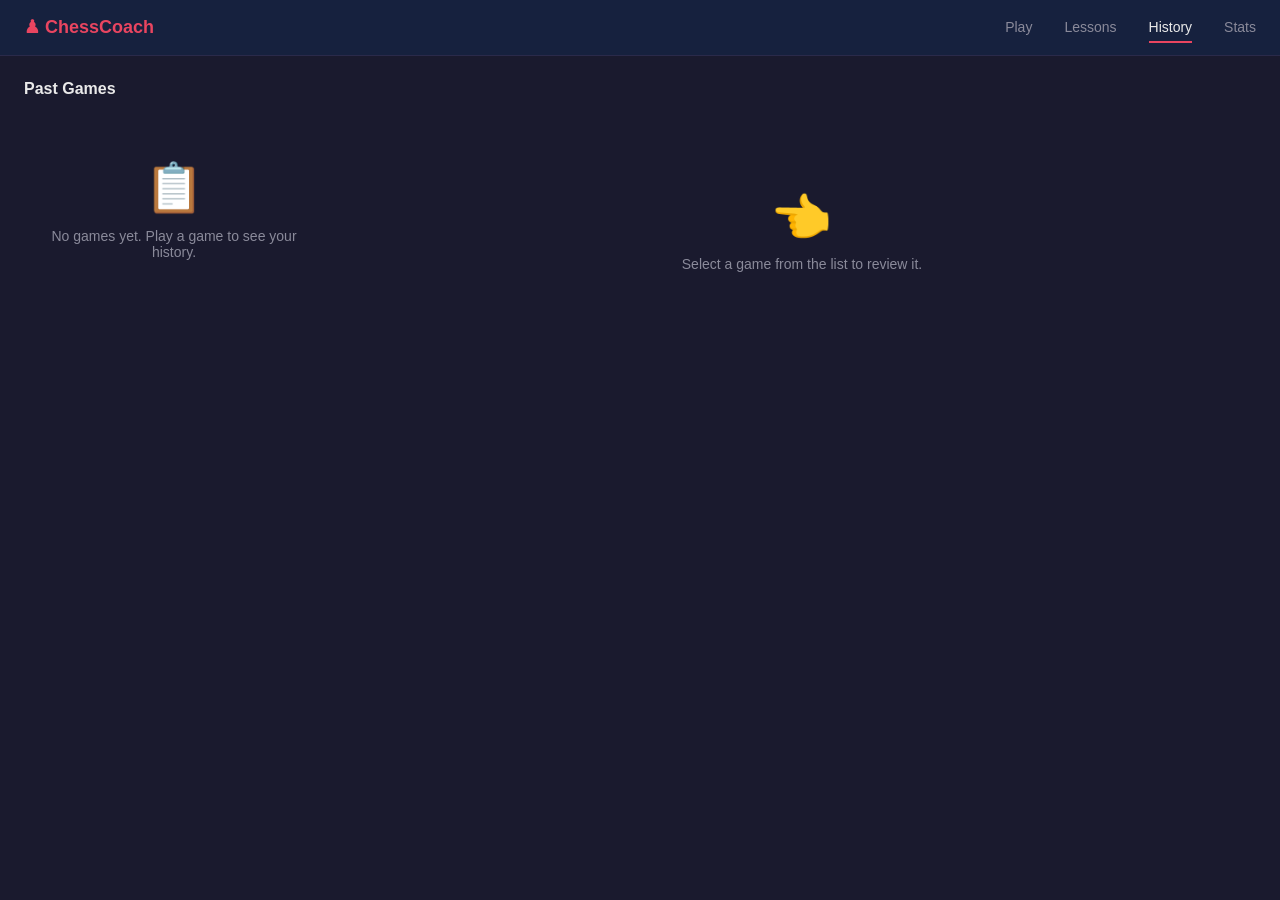
<file: history.html>
<!DOCTYPE html>
<html lang="en">
<head>
  <meta charset="UTF-8">
  <meta name="viewport" content="width=device-width, initial-scale=1.0">
  <title>Chess Coach — History</title>
  <link rel="stylesheet" href="css/style.css">
</head>
<body>
<nav>
  <a class="logo" href="index.html">♟ ChessCoach</a>
  <a href="index.html">Play</a>
  <a href="lessons.html">Lessons</a>
  <a href="history.html" class="active">History</a>
  <a href="stats.html">Stats</a>
</nav>

<div class="page">
  <div class="history-layout">

    <!-- GAME LIST -->
    <div>
      <h2 style="font-size:16px;font-weight:600;margin-bottom:14px">Past Games</h2>
      <div class="game-list" id="gameList">
        <div class="empty-state">
          <div class="icon">📋</div>
          <p>No games yet. Play a game to see your history.</p>
        </div>
      </div>
    </div>

    <!-- REVIEW PANEL -->
    <div id="reviewPanel" style="display:none">
      <div class="card" style="margin-bottom:16px">
        <div style="display:flex;align-items:center;gap:12px;margin-bottom:14px">
          <span id="reviewResult" style="font-size:18px;font-weight:700"></span>
          <span id="reviewMeta" style="font-size:13px;color:var(--text-muted)"></span>
          <span style="margin-left:auto;display:flex;gap:6px">
            <span id="reviewAccuracy" style="font-size:13px"></span>
            <span id="reviewACPL" style="font-size:13px;color:var(--text-muted)"></span>
          </span>
        </div>
        <canvas id="evalChart" height="80"></canvas>
      </div>

      <div class="two-col" style="grid-template-columns:auto 1fr">
        <div class="board-wrap">
          <div class="review-controls">
            <button class="btn btn-secondary btn-sm" onclick="reviewFirst()">⏮</button>
            <button class="btn btn-secondary btn-sm" onclick="reviewPrev()">◀</button>
            <button class="btn btn-secondary btn-sm" onclick="reviewNext()">▶</button>
            <button class="btn btn-secondary btn-sm" onclick="reviewLast()">⏭</button>
            <span id="reviewMoveLabel" style="font-size:13px;color:var(--text-muted);margin-left:8px"></span>
          </div>
          <div id="reviewBoard"></div>
        </div>

        <div>
          <div class="card">
            <h3>Move List</h3>
            <div class="move-history" id="reviewMoveList" style="max-height:360px"></div>
          </div>
          <div class="card" style="margin-top:16px">
            <h3>Coach Notes</h3>
            <div id="reviewCoachNote" style="font-size:13px;line-height:1.6;color:var(--text);min-height:60px">
              <span style="color:var(--text-muted)">Select a move to see coaching.</span>
            </div>
          </div>
        </div>
      </div>
    </div>

    <div id="noReview" style="display:flex;align-items:center;justify-content:center;height:300px">
      <div class="empty-state">
        <div class="icon">👈</div>
        <p>Select a game from the list to review it.</p>
      </div>
    </div>

  </div>
</div>

<script src="lib/chess.min.js"></script>
<script src="js/storage.js"></script>
<script src="js/board.js"></script>
<script src="js/history.js"></script>
</body>
</html>
</file>
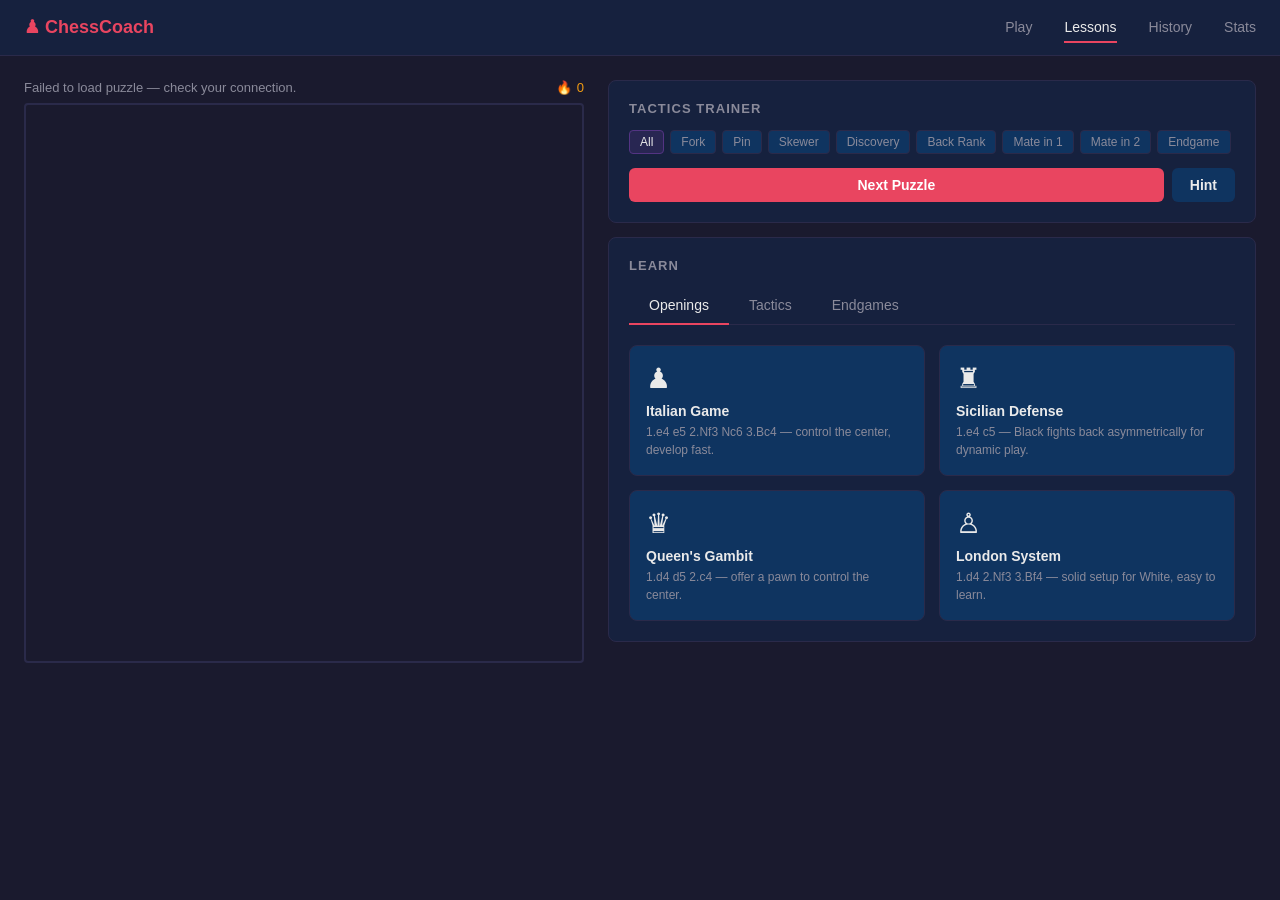
<file: lessons.html>
<!DOCTYPE html>
<html lang="en">
<head>
  <meta charset="UTF-8">
  <meta name="viewport" content="width=device-width, initial-scale=1.0">
  <title>Chess Coach — Lessons</title>
  <link rel="stylesheet" href="css/style.css">
</head>
<body>
<nav>
  <a class="logo" href="index.html">♟ ChessCoach</a>
  <a href="index.html">Play</a>
  <a href="lessons.html" class="active">Lessons</a>
  <a href="history.html">History</a>
  <a href="stats.html">Stats</a>
</nav>

<div class="page">
  <div class="lessons-layout">

    <!-- PUZZLE BOARD COLUMN -->
    <div>
      <div class="board-wrap">
        <div style="display:flex;align-items:center;gap:8px;width:100%;max-width:min(560px,calc(100vw - 48px))">
          <span id="puzzleSideLabel" style="font-size:13px;color:var(--text-muted)">Loading puzzle...</span>
          <span class="streak-badge" style="margin-left:auto">🔥 <span id="streakCount">0</span></span>
        </div>
        <div id="puzzleBoard"></div>
        <div style="display:flex;align-items:center;gap:10px;width:100%;max-width:min(560px,calc(100vw - 48px))">
          <span class="puzzle-status" id="puzzleStatus"></span>
          <span class="puzzle-info" id="puzzleInfo" style="margin-left:auto"></span>
        </div>
      </div>
    </div>

    <!-- PUZZLE CONTROLS + LESSONS -->
    <div class="puzzle-panel">

      <div class="card">
        <h3>Tactics Trainer</h3>
        <div class="theme-filter" id="themeFilter">
          <button class="theme-btn active" data-angle="">All</button>
          <button class="theme-btn" data-angle="fork">Fork</button>
          <button class="theme-btn" data-angle="pin">Pin</button>
          <button class="theme-btn" data-angle="skewer">Skewer</button>
          <button class="theme-btn" data-angle="discoveredAttack">Discovery</button>
          <button class="theme-btn" data-angle="backRankMate">Back Rank</button>
          <button class="theme-btn" data-angle="mateIn1">Mate in 1</button>
          <button class="theme-btn" data-angle="mateIn2">Mate in 2</button>
          <button class="theme-btn" data-angle="endgame">Endgame</button>
        </div>
        <div style="display:flex;gap:8px;margin-top:14px">
          <button class="btn btn-primary" id="nextPuzzleBtn" onclick="nextPuzzle()" style="flex:1">Next Puzzle</button>
          <button class="btn btn-secondary" onclick="showHint()">Hint</button>
        </div>
        <div id="puzzleExplanation" style="margin-top:12px;font-size:13px;line-height:1.6;color:var(--text);display:none"></div>
      </div>

      <!-- Mini lessons -->
      <div class="card">
        <h3>Learn</h3>
        <div class="tabs">
          <button class="tab-btn active" onclick="showTab('openings',this)">Openings</button>
          <button class="tab-btn" onclick="showTab('tactics',this)">Tactics</button>
          <button class="tab-btn" onclick="showTab('endgames',this)">Endgames</button>
        </div>
        <div id="lessonsContent"></div>
      </div>

    </div>
  </div>
</div>

<!-- Lesson modal -->
<div id="lessonModal" class="lesson-modal-overlay" style="display:none" onclick="if(event.target===this)closeLessonModal()">
  <div class="lesson-modal">
    <button class="close-btn" onclick="closeLessonModal()">✕</button>
    <h2 id="lessonModalTitle"></h2>
    <div id="lessonModalBody" class="lesson-content"></div>
  </div>
</div>

<script src="lib/chess.min.js"></script>
<script src="js/storage.js"></script>
<script src="js/board.js"></script>
<script src="js/lessons.js"></script>
</body>
</html>
</file>
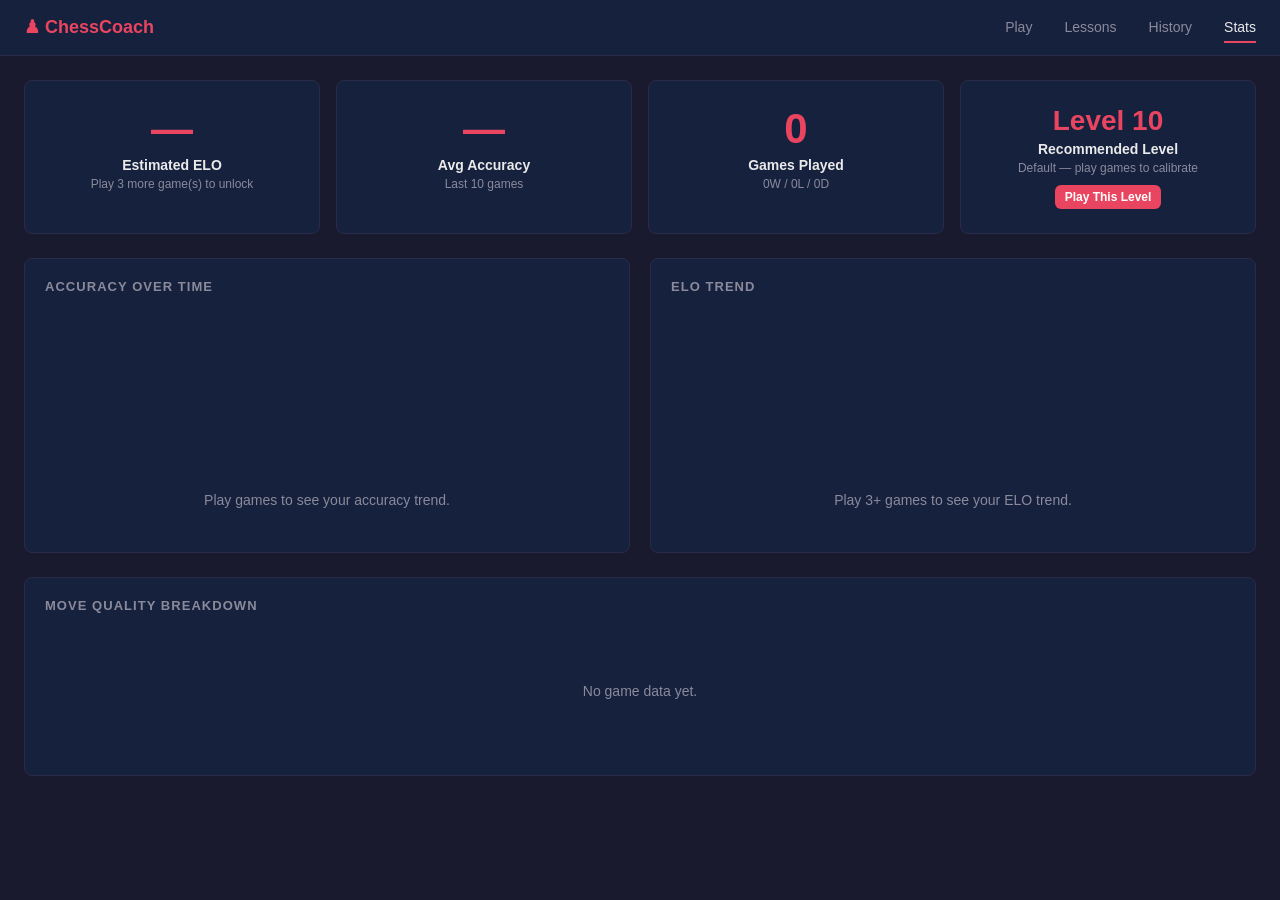
<file: stats.html>
<!DOCTYPE html>
<html lang="en">
<head>
  <meta charset="UTF-8">
  <meta name="viewport" content="width=device-width, initial-scale=1.0">
  <title>Chess Coach — Stats</title>
  <link rel="stylesheet" href="css/style.css">
</head>
<body>
<nav>
  <a class="logo" href="index.html">♟ ChessCoach</a>
  <a href="index.html">Play</a>
  <a href="lessons.html">Lessons</a>
  <a href="history.html">History</a>
  <a href="stats.html" class="active">Stats</a>
</nav>

<div class="page">

  <!-- ELO + difficulty -->
  <div class="stats-grid" style="margin-bottom:24px">
    <div class="card stat-card">
      <div class="big-val" id="eloVal">—</div>
      <div style="font-size:14px;font-weight:600;margin-top:4px">Estimated ELO</div>
      <div class="sub" id="eloBasis">Play 3+ games to unlock</div>
      <div class="trend" id="eloTrend"></div>
    </div>
    <div class="card stat-card">
      <div class="big-val" id="accuracyVal">—</div>
      <div style="font-size:14px;font-weight:600;margin-top:4px">Avg Accuracy</div>
      <div class="sub" id="accuracySub">Last 10 games</div>
    </div>
    <div class="card stat-card">
      <div class="big-val" id="gamesVal">0</div>
      <div style="font-size:14px;font-weight:600;margin-top:4px">Games Played</div>
      <div class="sub" id="recordSub"></div>
    </div>
    <div class="card stat-card">
      <div class="big-val" style="font-size:28px" id="recDiffVal">—</div>
      <div style="font-size:14px;font-weight:600;margin-top:4px">Recommended Level</div>
      <div class="sub" id="recDiffSub"></div>
      <button class="btn btn-primary btn-sm" style="margin-top:10px" onclick="playRecommended()">Play This Level</button>
    </div>
  </div>

  <!-- Charts row -->
  <div style="display:grid;grid-template-columns:1fr 1fr;gap:20px;margin-bottom:24px">
    <div class="card">
      <h3>Accuracy Over Time</h3>
      <canvas id="accuracyChart" height="160"></canvas>
      <div id="noAccuracyData" class="empty-state" style="display:none;padding:24px 0">
        <p>Play games to see your accuracy trend.</p>
      </div>
    </div>
    <div class="card">
      <h3>ELO Trend</h3>
      <canvas id="eloChart" height="160"></canvas>
      <div id="noEloData" class="empty-state" style="display:none;padding:24px 0">
        <p>Play 3+ games to see your ELO trend.</p>
      </div>
    </div>
  </div>

  <!-- Breakdown -->
  <div class="card">
    <h3>Move Quality Breakdown</h3>
    <div id="qualityBreakdown" style="display:flex;gap:24px;flex-wrap:wrap;padding:8px 0">
      <div class="empty-state" style="width:100%"><p>No game data yet.</p></div>
    </div>
  </div>

</div>

<script src="js/storage.js"></script>
<script src="js/stats.js"></script>
</body>
</html>
</file>
<file: css/style.css>
:root {
  --bg: #1a1a2e;
  --surface: #16213e;
  --surface2: #0f3460;
  --accent: #e94560;
  --accent2: #533483;
  --text: #eaeaea;
  --text-muted: #8a8a9a;
  --border: #2a2a4a;
  --best: #1a9c3e;
  --excellent: #2ecc71;
  --good: #7ed321;
  --inaccuracy: #f39c12;
  --mistake: #e67e22;
  --blunder: #e74c3c;
  --radius: 8px;
  --nav-h: 56px;
}

* { box-sizing: border-box; margin: 0; padding: 0; }

body {
  font-family: -apple-system, BlinkMacSystemFont, 'Segoe UI', sans-serif;
  background: var(--bg);
  color: var(--text);
  min-height: 100vh;
}

/* NAV */
nav {
  height: var(--nav-h);
  background: var(--surface);
  border-bottom: 1px solid var(--border);
  display: flex;
  align-items: center;
  padding: 0 24px;
  gap: 32px;
  position: sticky;
  top: 0;
  z-index: 100;
}

nav .logo {
  font-weight: 700;
  font-size: 18px;
  color: var(--accent);
  text-decoration: none;
  margin-right: auto;
}

nav a {
  color: var(--text-muted);
  text-decoration: none;
  font-size: 14px;
  font-weight: 500;
  padding: 6px 0;
  border-bottom: 2px solid transparent;
  transition: color 0.15s, border-color 0.15s;
}

nav a:hover { color: var(--text); }
nav a.active { color: var(--text); border-bottom-color: var(--accent); }

/* LAYOUT */
.page { padding: 24px; max-width: 1400px; margin: 0 auto; }

.two-col {
  display: grid;
  grid-template-columns: auto 1fr;
  gap: 24px;
  align-items: start;
}

/* CARD */
.card {
  background: var(--surface);
  border: 1px solid var(--border);
  border-radius: var(--radius);
  padding: 20px;
}

.card h3 {
  font-size: 13px;
  font-weight: 600;
  text-transform: uppercase;
  letter-spacing: 0.08em;
  color: var(--text-muted);
  margin-bottom: 14px;
}

/* CHESS BOARD */
.board-wrap {
  display: flex;
  flex-direction: column;
  align-items: center;
  gap: 8px;
}

#board, #puzzleBoard, #reviewBoard {
  display: grid;
  grid-template-columns: repeat(8, 1fr);
  width: min(560px, calc(100vw - 48px));
  height: min(560px, calc(100vw - 48px));
  border: 2px solid var(--border);
  border-radius: 4px;
  overflow: hidden;
  user-select: none;
  position: relative;
}

.sq {
  width: 100%;
  aspect-ratio: 1;
  display: flex;
  align-items: center;
  justify-content: center;
  position: relative;
  cursor: pointer;
  transition: background 0.1s;
}

.sq.light { background: #f0d9b5; }
.sq.dark  { background: #b58863; }
.sq.selected { background: #f6f669 !important; opacity: 0.8; }
.sq.last-move-from { background: rgba(246,246,105,0.5) !important; }
.sq.last-move-to   { background: rgba(246,246,105,0.7) !important; }
.sq.best-move      { background: rgba(0,200,100,0.65) !important; }
.sq.best-move-from { background: rgba(0,200,100,0.35) !important; }

.sq .dot {
  position: absolute;
  width: 32%;
  height: 32%;
  border-radius: 50%;
  background: rgba(0,0,0,0.18);
  pointer-events: none;
}

.sq .capture-ring {
  position: absolute;
  inset: 0;
  border-radius: 50%;
  box-shadow: inset 0 0 0 5px rgba(0,0,0,0.18);
  pointer-events: none;
}

.sq .coord {
  position: absolute;
  font-size: 10px;
  font-weight: 700;
  color: rgba(0,0,0,0.35);
  pointer-events: none;
}
.sq.light .coord { color: rgba(181,136,99,0.9); }
.sq.dark  .coord { color: rgba(240,217,181,0.9); }
.sq .coord.file { bottom: 2px; right: 3px; }
.sq .coord.rank { top: 2px; left: 3px; }

/* Piece */
.piece {
  pointer-events: none;
  z-index: 1;
  width: 82%;
  height: 82%;
  object-fit: contain;
  display: block;
}

/* COACH PANEL */
.coach-panel { min-width: 320px; max-width: 380px; display: flex; flex-direction: column; gap: 16px; }

.skill-row { display: flex; align-items: center; gap: 12px; margin-bottom: 4px; }
.skill-row label { font-size: 13px; color: var(--text-muted); white-space: nowrap; }
#skillSlider { flex: 1; accent-color: var(--accent); }
#skillLabel { font-size: 13px; font-weight: 600; color: var(--text); min-width: 80px; text-align: right; }

.color-row { display: flex; gap: 8px; }
.color-btn {
  flex: 1; padding: 7px; border: 1px solid var(--border);
  background: var(--surface2); color: var(--text-muted);
  border-radius: 6px; font-size: 13px; cursor: pointer; transition: all 0.15s;
}
.color-btn.active { border-color: var(--accent); color: var(--text); background: rgba(233,69,96,0.12); }

.btn {
  padding: 9px 18px; border-radius: 6px; font-size: 14px;
  font-weight: 600; cursor: pointer; border: none; transition: opacity 0.15s;
}
.btn:hover { opacity: 0.85; }
.btn-primary { background: var(--accent); color: #fff; }
.btn-secondary { background: var(--surface2); color: var(--text); }
.btn-sm { padding: 5px 10px; font-size: 12px; }

.game-controls { display: flex; gap: 8px; }

/* COACHING CARD */
.coaching-card {
  background: var(--surface2);
  border: 1px solid var(--border);
  border-radius: var(--radius);
  padding: 14px;
  animation: fadeIn 0.25s ease;
}
@keyframes fadeIn { from { opacity: 0; transform: translateY(4px); } to { opacity: 1; transform: none; } }

.coaching-card .move-badge {
  display: inline-flex; align-items: center; gap: 6px;
  font-size: 12px; font-weight: 700; padding: 3px 8px;
  border-radius: 4px; margin-bottom: 10px;
}
.coaching-card .coach-text { font-size: 13px; line-height: 1.6; color: var(--text); }
.coaching-card .best-move-row {
  margin-top: 10px; display: flex; align-items: center; gap: 8px;
  font-size: 12px; color: var(--text-muted);
}
.coaching-card .best-move-row strong { color: var(--text); }

.quality-best        { background: rgba(26,156,62,0.18);  color: var(--best); }
.quality-excellent   { background: rgba(46,204,113,0.15); color: var(--excellent); }
.quality-good        { background: rgba(126,211,33,0.15); color: var(--good); }
.quality-inaccuracy  { background: rgba(243,156,18,0.18); color: var(--inaccuracy); }
.quality-mistake     { background: rgba(230,126,34,0.18); color: var(--mistake); }
.quality-blunder     { background: rgba(231,76,60,0.18);  color: var(--blunder); }

/* THINKING INDICATOR */
.thinking { display: flex; align-items: center; gap: 8px; font-size: 13px; color: var(--text-muted); }
.thinking .dots span {
  display: inline-block; width: 5px; height: 5px; border-radius: 50%;
  background: var(--text-muted); animation: pulse 1.2s infinite;
}
.thinking .dots span:nth-child(2) { animation-delay: 0.2s; }
.thinking .dots span:nth-child(3) { animation-delay: 0.4s; }
@keyframes pulse { 0%,80%,100% { opacity: 0.2; } 40% { opacity: 1; } }

/* MOVE HISTORY */
.move-history { max-height: 240px; overflow-y: auto; }
.move-history::-webkit-scrollbar { width: 4px; }
.move-history::-webkit-scrollbar-thumb { background: var(--border); border-radius: 2px; }

.move-pair { display: flex; gap: 4px; padding: 4px 0; border-bottom: 1px solid var(--border); font-size: 13px; }
.move-pair .move-num { color: var(--text-muted); min-width: 28px; }
.move-pair .move-san {
  padding: 1px 6px; border-radius: 3px; cursor: pointer;
  transition: background 0.1s; display: flex; gap: 4px; align-items: center;
}
.move-pair .move-san:hover { background: var(--surface2); }
.move-pair .move-san .symbol { font-size: 11px; }

/* GAME END BANNER */
.game-end-banner {
  background: var(--surface2); border: 1px solid var(--accent);
  border-radius: var(--radius); padding: 16px; text-align: center;
}
.game-end-banner h2 { font-size: 20px; margin-bottom: 8px; }
.game-end-stats { display: flex; justify-content: center; gap: 24px; margin: 12px 0; }
.game-end-stats .stat { text-align: center; }
.game-end-stats .stat .val { font-size: 22px; font-weight: 700; }
.game-end-stats .stat .lbl { font-size: 11px; color: var(--text-muted); text-transform: uppercase; }

/* TURN INDICATOR */
.turn-indicator { display: flex; align-items: center; gap: 8px; font-size: 13px; }
.turn-dot { width: 10px; height: 10px; border-radius: 50%; border: 2px solid var(--border); }
.turn-dot.white { background: #fff; }
.turn-dot.black { background: #222; }

/* STATS PAGE */
.stats-grid { display: grid; grid-template-columns: repeat(auto-fit, minmax(200px, 1fr)); gap: 16px; margin-bottom: 24px; }
.stat-card { text-align: center; padding: 24px 16px; }
.stat-card .big-val { font-size: 42px; font-weight: 800; color: var(--accent); }
.stat-card .sub { font-size: 12px; color: var(--text-muted); margin-top: 4px; }
.stat-card .trend { font-size: 13px; margin-top: 6px; }

/* HISTORY PAGE */
.history-layout { display: grid; grid-template-columns: 300px 1fr; gap: 24px; align-items: start; }
.game-list { max-height: calc(100vh - 120px); overflow-y: auto; display: flex; flex-direction: column; gap: 8px; }
.game-item {
  padding: 12px 14px; background: var(--surface2); border: 1px solid var(--border);
  border-radius: var(--radius); cursor: pointer; transition: border-color 0.15s;
}
.game-item:hover { border-color: var(--accent2); }
.game-item.active { border-color: var(--accent); }
.game-item .game-result { font-weight: 700; font-size: 13px; }
.game-item .game-meta { font-size: 12px; color: var(--text-muted); margin-top: 3px; }
.result-win  { color: var(--best); }
.result-loss { color: var(--blunder); }
.result-draw { color: var(--text-muted); }

/* Review controls */
.review-controls { display: flex; gap: 8px; align-items: center; margin-bottom: 12px; }

/* LESSONS PAGE */
.lessons-layout { display: grid; grid-template-columns: auto 1fr; gap: 24px; }
.puzzle-panel { display: flex; flex-direction: column; gap: 14px; }
.puzzle-status { font-size: 14px; font-weight: 600; min-height: 22px; }
.puzzle-status.correct { color: var(--excellent); }
.puzzle-status.wrong   { color: var(--blunder); }
.streak-badge { display: inline-flex; align-items: center; gap: 5px; font-size: 13px; color: var(--inaccuracy); }
.puzzle-info { font-size: 12px; color: var(--text-muted); }

.theme-filter { display: flex; flex-wrap: wrap; gap: 6px; }
.theme-btn {
  padding: 4px 10px; border-radius: 4px; font-size: 12px;
  border: 1px solid var(--border); background: var(--surface2);
  color: var(--text-muted); cursor: pointer; transition: all 0.15s;
}
.theme-btn.active { border-color: var(--accent2); color: var(--text); background: rgba(83,52,131,0.3); }

.tabs { display: flex; gap: 0; border-bottom: 1px solid var(--border); margin-bottom: 20px; }
.tab-btn {
  padding: 10px 20px; font-size: 14px; font-weight: 500;
  border: none; background: none; color: var(--text-muted);
  cursor: pointer; border-bottom: 2px solid transparent; margin-bottom: -1px;
  transition: all 0.15s;
}
.tab-btn.active { color: var(--text); border-bottom-color: var(--accent); }

.lessons-grid { display: grid; grid-template-columns: repeat(auto-fill, minmax(200px, 1fr)); gap: 14px; }
.lesson-card {
  background: var(--surface2); border: 1px solid var(--border);
  border-radius: var(--radius); padding: 16px; cursor: pointer;
  transition: border-color 0.15s, transform 0.15s;
}
.lesson-card:hover { border-color: var(--accent2); transform: translateY(-2px); }
.lesson-card .lesson-icon { font-size: 28px; margin-bottom: 8px; }
.lesson-card .lesson-title { font-size: 14px; font-weight: 600; margin-bottom: 4px; }
.lesson-card .lesson-desc { font-size: 12px; color: var(--text-muted); line-height: 1.5; }

.lesson-modal-overlay {
  position: fixed; inset: 0; background: rgba(0,0,0,0.7);
  display: flex; align-items: center; justify-content: center; z-index: 200;
}
.lesson-modal {
  background: var(--surface); border: 1px solid var(--border);
  border-radius: var(--radius); max-width: 600px; width: 90%;
  max-height: 80vh; overflow-y: auto; padding: 28px;
}
.lesson-modal h2 { margin-bottom: 16px; }
.lesson-modal .lesson-content { font-size: 14px; line-height: 1.7; color: var(--text); }
.lesson-modal .lesson-content p { margin-bottom: 12px; }
.lesson-modal .lesson-content h4 { margin: 16px 0 8px; color: var(--accent); }
.lesson-modal .close-btn { float: right; background: none; border: none; color: var(--text-muted); font-size: 20px; cursor: pointer; }

/* Mini board (for lesson diagrams) */
.mini-board {
  display: grid;
  grid-template-columns: repeat(8, 1fr);
  width: 240px; height: 240px;
  border: 1px solid var(--border);
  border-radius: 3px;
  overflow: hidden;
  margin: 12px auto;
}
.mini-board .sq .piece { width: 90%; height: 90%; }

/* CANVAS CHART */
canvas { border-radius: var(--radius); display: block; }

/* EMPTY STATE */
.empty-state { text-align: center; padding: 48px 24px; color: var(--text-muted); }
.empty-state .icon { font-size: 48px; margin-bottom: 12px; }
.empty-state p { font-size: 14px; }

/* TECHNIQUE FOCUS */
.technique-grid {
  display: grid;
  grid-template-columns: 1fr 1fr;
  gap: 6px;
}
.technique-btn {
  padding: 6px 10px; border-radius: 6px; font-size: 12px; font-weight: 500;
  border: 1px solid var(--border); background: var(--surface2);
  color: var(--text-muted); cursor: pointer; transition: all 0.15s; text-align: center;
}
.technique-btn:hover { border-color: var(--accent2); color: var(--text); }
.technique-btn.active { border-color: var(--accent); color: var(--text); background: rgba(233,69,96,0.12); }
.technique-desc { font-size: 11px; color: var(--text-muted); margin-top: 8px; min-height: 14px; line-height: 1.5; }

/* EVAL BAR */
.eval-bar-wrap { display: flex; align-items: center; gap: 8px; font-size: 12px; color: var(--text-muted); }
.eval-bar { flex: 1; height: 8px; background: #222; border-radius: 4px; overflow: hidden; }
.eval-bar-fill { height: 100%; background: var(--excellent); border-radius: 4px; transition: width 0.4s; }

/* RESPONSIVE */
@media (max-width: 768px) {
  .two-col { grid-template-columns: 1fr; }
  .coach-panel { max-width: 100%; }
  .history-layout { grid-template-columns: 1fr; }
  .lessons-layout { grid-template-columns: 1fr; }
  nav { gap: 16px; padding: 0 16px; }
}
</file>
